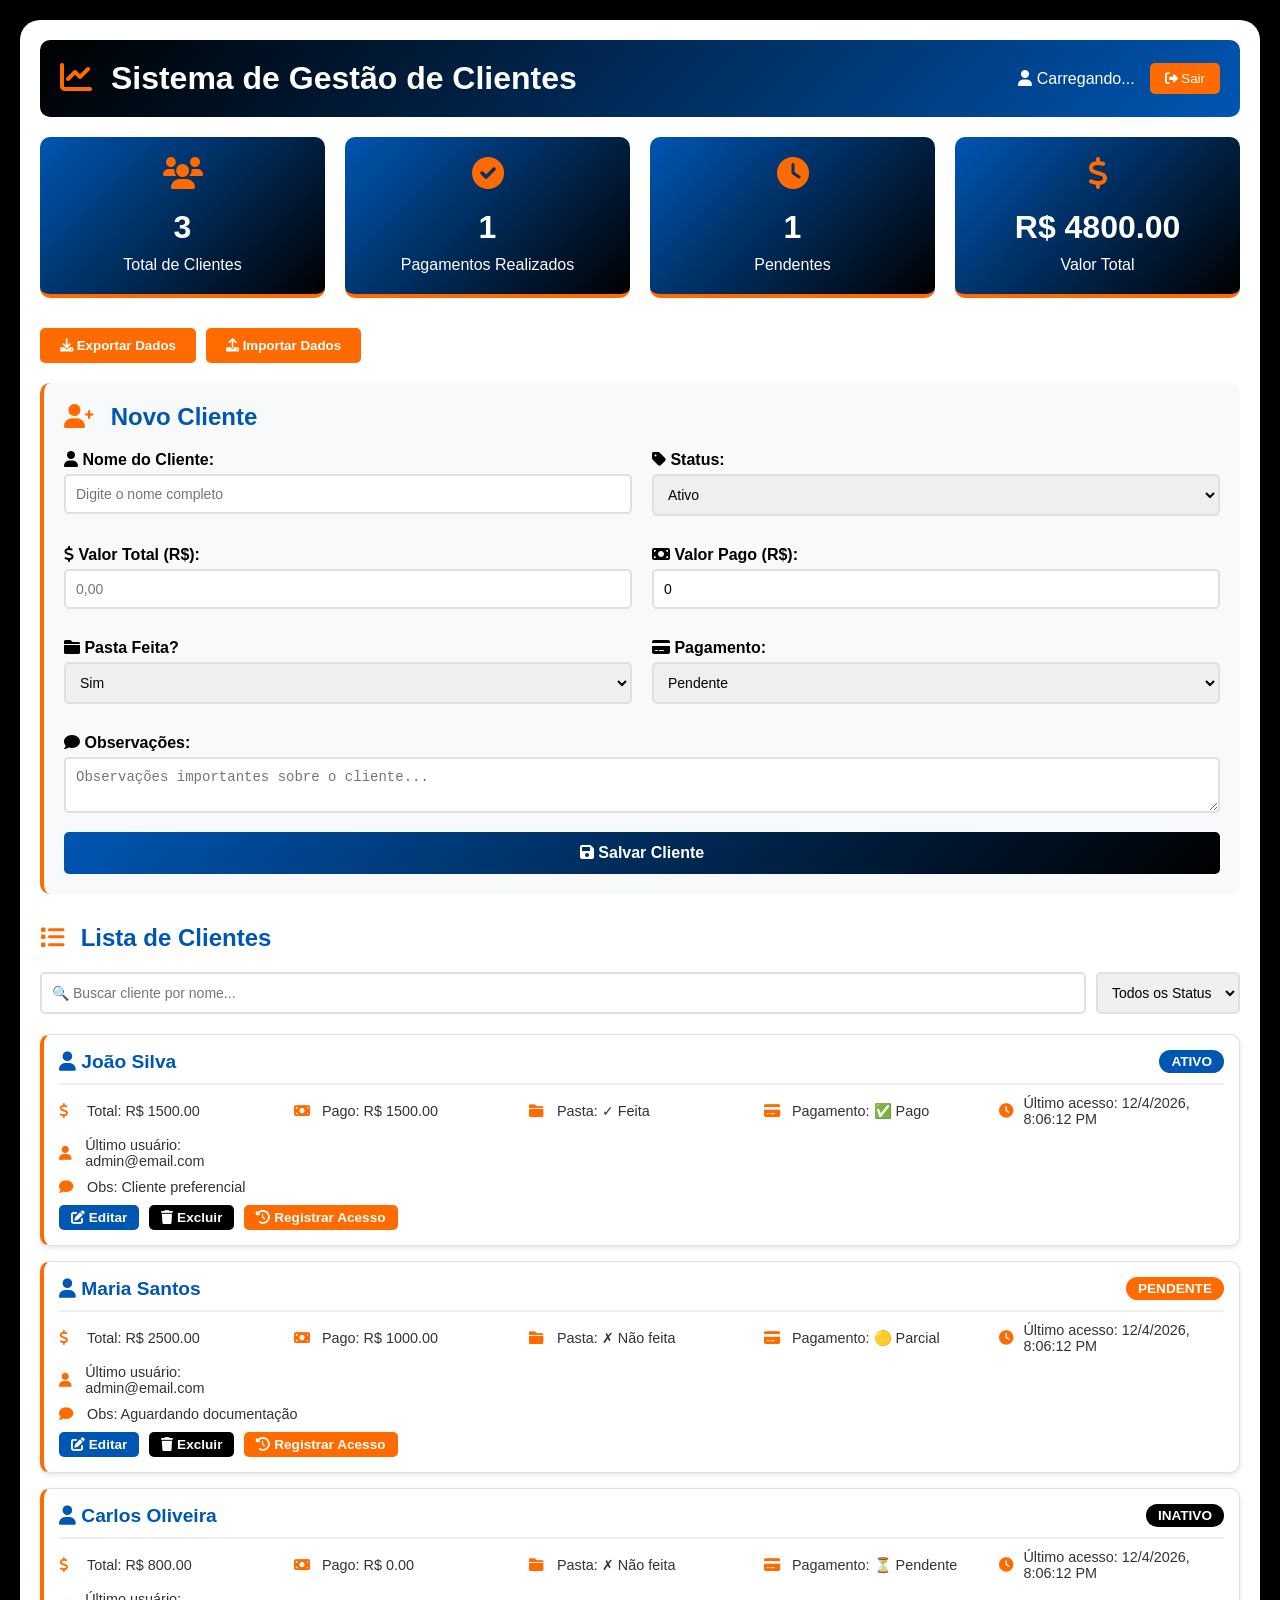
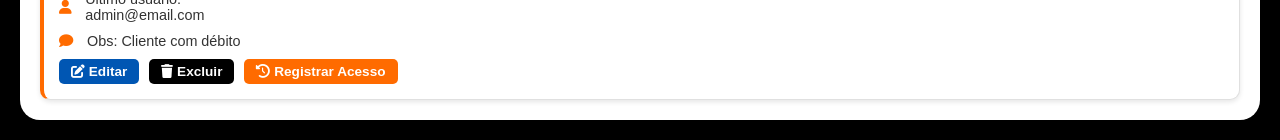
<file: index.html>
<!DOCTYPE html>
<html lang="pt-br">
<head>
    <meta charset="UTF-8">
    <meta name="viewport" content="width=device-width, initial-scale=1.0">
    <title>Sistema de Gestão de Clientes</title>
    <link rel="stylesheet" href="https://cdnjs.cloudflare.com/ajax/libs/font-awesome/6.0.0/css/all.min.css">
    <style>
        * {
            margin: 0;
            padding: 0;
            box-sizing: border-box;
        }

        body {
            font-family: 'Segoe UI', Tahoma, Geneva, Verdana, sans-serif;
            background: #000000;
            min-height: 100vh;
            padding: 20px;
        }

        .container {
            max-width: 1400px;
            margin: 0 auto;
            background: #FFFFFF;
            border-radius: 20px;
            box-shadow: 0 20px 60px rgba(0,0,0,0.5);
            overflow: hidden;
            padding: 20px;
        }

        /* Header com cores preto e azul */
        header {
            background: linear-gradient(135deg, #000000 0%, #0056b3 100%);
            color: white;
            padding: 20px;
            border-radius: 10px;
            margin-bottom: 20px;
            display: flex;
            justify-content: space-between;
            align-items: center;
        }

        header h1 i {
            color: #ff6b00;
            margin-right: 10px;
        }

        .user-info {
            display: flex;
            align-items: center;
            gap: 15px;
        }

        .btn-logout {
            background: #ff6b00;
            color: white;
            border: none;
            padding: 8px 15px;
            border-radius: 5px;
            cursor: pointer;
            transition: all 0.3s;
        }

        .btn-logout:hover {
            background: #ff8c2e;
            transform: translateY(-2px);
        }

        /* Cards de estatísticas */
        .stats-panel {
            display: grid;
            grid-template-columns: repeat(auto-fit, minmax(250px, 1fr));
            gap: 20px;
            margin-bottom: 30px;
        }

        .stat-card {
            background: linear-gradient(135deg, #0056b3 0%, #000000 100%);
            color: white;
            padding: 20px;
            border-radius: 10px;
            text-align: center;
            transition: transform 0.3s;
            border-bottom: 4px solid #ff6b00;
        }

        .stat-card:hover {
            transform: translateY(-5px);
        }

        .stat-card i {
            font-size: 2em;
            margin-bottom: 10px;
            color: #ff6b00;
        }

        .stat-card h3 {
            font-size: 2em;
            margin: 10px 0;
        }

        /* Formulário */
        .form-container {
            background: #f8f9fa;
            padding: 20px;
            border-radius: 10px;
            margin-bottom: 30px;
            border-left: 4px solid #ff6b00;
        }

        .form-container h2 {
            color: #0056b3;
            margin-bottom: 20px;
        }

        .form-container h2 i {
            color: #ff6b00;
            margin-right: 10px;
        }

        .form-row {
            display: grid;
            grid-template-columns: 1fr 1fr;
            gap: 20px;
            margin-bottom: 15px;
        }

        .form-group {
            margin-bottom: 15px;
        }

        .form-group label {
            display: block;
            margin-bottom: 5px;
            font-weight: bold;
            color: #000000;
        }

        .form-group input,
        .form-group select,
        .form-group textarea {
            width: 100%;
            padding: 10px;
            border: 2px solid #e0e0e0;
            border-radius: 5px;
            font-size: 14px;
            transition: all 0.3s;
        }

        .form-group input:focus,
        .form-group select:focus,
        .form-group textarea:focus {
            border-color: #ff6b00;
            outline: none;
            box-shadow: 0 0 5px rgba(255, 107, 0, 0.3);
        }

        .btn-submit {
            background: linear-gradient(135deg, #0056b3 0%, #000000 100%);
            color: white;
            border: none;
            padding: 12px 30px;
            border-radius: 5px;
            cursor: pointer;
            font-size: 16px;
            width: 100%;
            transition: all 0.3s;
            font-weight: bold;
        }

        .btn-submit:hover {
            transform: translateY(-2px);
            box-shadow: 0 5px 15px rgba(0, 86, 179, 0.3);
        }

        /* Botões de ação */
        .btn-export, .btn-import {
            background: #ff6b00;
            color: white;
            padding: 10px 20px;
            border: none;
            border-radius: 5px;
            cursor: pointer;
            transition: all 0.3s;
            font-weight: bold;
        }

        .btn-export:hover, .btn-import:hover {
            background: #ff8c2e;
            transform: translateY(-2px);
        }

        /* Lista de clientes */
        .clients-container {
            margin-top: 20px;
        }

        .clients-container h2 {
            color: #0056b3;
            margin-bottom: 20px;
        }

        .clients-container h2 i {
            color: #ff6b00;
            margin-right: 10px;
        }

        .search-bar {
            display: flex;
            gap: 10px;
            margin: 20px 0;
        }

        .search-bar input,
        .search-bar select {
            padding: 10px;
            border: 2px solid #e0e0e0;
            border-radius: 5px;
            font-size: 14px;
            transition: all 0.3s;
        }

        .search-bar input:focus,
        .search-bar select:focus {
            border-color: #ff6b00;
            outline: none;
        }

        .search-bar input {
            flex: 1;
        }

        .clients-list {
            display: grid;
            gap: 15px;
        }

        .client-card {
            background: white;
            border: 1px solid #e0e0e0;
            border-radius: 10px;
            padding: 15px;
            transition: all 0.3s;
            box-shadow: 0 2px 5px rgba(0,0,0,0.1);
            border-left: 4px solid #ff6b00;
        }

        .client-card:hover {
            box-shadow: 0 5px 15px rgba(0,0,0,0.2);
            transform: translateY(-2px);
        }

        .client-header {
            display: flex;
            justify-content: space-between;
            align-items: center;
            margin-bottom: 10px;
            padding-bottom: 10px;
            border-bottom: 2px solid #f0f0f0;
        }

        .client-name {
            font-size: 1.2em;
            font-weight: bold;
            color: #0056b3;
        }

        .client-status {
            padding: 4px 12px;
            border-radius: 20px;
            font-size: 0.85em;
            font-weight: bold;
        }

        .status-ativo {
            background: #0056b3;
            color: white;
        }

        .status-inativo {
            background: #000000;
            color: white;
        }

        .status-pendente {
            background: #ff6b00;
            color: white;
        }

        .client-details {
            display: grid;
            grid-template-columns: repeat(auto-fit, minmax(200px, 1fr));
            gap: 10px;
            margin: 10px 0;
        }

        .detail-item {
            display: flex;
            align-items: center;
            gap: 8px;
            font-size: 0.9em;
            color: #333;
        }

        .detail-item i {
            color: #ff6b00;
            width: 20px;
        }

        .client-actions {
            display: flex;
            gap: 10px;
            margin-top: 10px;
        }

        .btn-edit, .btn-delete, .btn-history {
            padding: 5px 12px;
            border: none;
            border-radius: 5px;
            cursor: pointer;
            font-size: 0.85em;
            transition: all 0.3s;
            font-weight: bold;
        }

        .btn-edit {
            background: #0056b3;
            color: white;
        }

        .btn-edit:hover {
            background: #003d82;
            transform: scale(1.05);
        }

        .btn-delete {
            background: #000000;
            color: white;
        }

        .btn-delete:hover {
            background: #333333;
            transform: scale(1.05);
        }

        .btn-history {
            background: #ff6b00;
            color: white;
        }

        .btn-history:hover {
            background: #ff8c2e;
            transform: scale(1.05);
        }

        /* Modal */
        .modal {
            display: none;
            position: fixed;
            z-index: 1000;
            left: 0;
            top: 0;
            width: 100%;
            height: 100%;
            background: rgba(0,0,0,0.8);
            animation: fadeIn 0.3s;
        }

        .modal-content {
            background: white;
            margin: 5% auto;
            padding: 20px;
            border-radius: 10px;
            width: 90%;
            max-width: 500px;
            animation: slideDown 0.3s;
            border-top: 4px solid #ff6b00;
        }

        .modal-content h2 {
            color: #0056b3;
            margin-bottom: 20px;
        }

        .close {
            float: right;
            font-size: 28px;
            font-weight: bold;
            cursor: pointer;
            color: #ff6b00;
            transition: all 0.3s;
        }

        .close:hover {
            color: #000000;
            transform: scale(1.1);
        }

        @keyframes fadeIn {
            from { opacity: 0; }
            to { opacity: 1; }
        }

        @keyframes slideDown {
            from {
                transform: translateY(-50px);
                opacity: 0;
            }
            to {
                transform: translateY(0);
                opacity: 1;
            }
        }

        /* Responsividade */
        @media (max-width: 768px) {
            .form-row {
                grid-template-columns: 1fr;
            }
            
            .stats-panel {
                grid-template-columns: 1fr;
            }
        }

        /* Scrollbar personalizada */
        ::-webkit-scrollbar {
            width: 10px;
        }

        ::-webkit-scrollbar-track {
            background: #f1f1f1;
        }

        ::-webkit-scrollbar-thumb {
            background: #ff6b00;
            border-radius: 5px;
        }

        ::-webkit-scrollbar-thumb:hover {
            background: #0056b3;
        }
    </style>
</head>
<body>
    <div class="container">
        <header>
            <h1><i class="fas fa-chart-line"></i> Sistema de Gestão de Clientes</h1>
            <div class="user-info">
                <span id="userName"><i class="fas fa-user"></i> Carregando...</span>
                <button id="logoutBtn" class="btn-logout"><i class="fas fa-sign-out-alt"></i> Sair</button>
            </div>
        </header>

        <!-- Painel de Estatísticas -->
        <div class="stats-panel">
            <div class="stat-card">
                <i class="fas fa-users"></i>
                <h3 id="totalClients">0</h3>
                <p>Total de Clientes</p>
            </div>
            <div class="stat-card">
                <i class="fas fa-check-circle"></i>
                <h3 id="paidClients">0</h3>
                <p>Pagamentos Realizados</p>
            </div>
            <div class="stat-card">
                <i class="fas fa-clock"></i>
                <h3 id="pendingClients">0</h3>
                <p>Pendentes</p>
            </div>
            <div class="stat-card">
                <i class="fas fa-dollar-sign"></i>
                <h3 id="totalValue">R$ 0</h3>
                <p>Valor Total</p>
            </div>
        </div>

        <!-- Botões de Ação -->
        <div style="display: flex; gap: 10px; margin-bottom: 20px;">
            <button id="exportBtn" class="btn-export"><i class="fas fa-download"></i> Exportar Dados</button>
            <button id="importBtn" class="btn-import"><i class="fas fa-upload"></i> Importar Dados</button>
            <input type="file" id="importFile" accept=".json" style="display: none;">
        </div>

        <!-- Formulário de Cadastro -->
        <div class="form-container">
            <h2><i class="fas fa-user-plus"></i> Novo Cliente</h2>
            <form id="clientForm">
                <div class="form-row">
                    <div class="form-group">
                        <label><i class="fas fa-user"></i> Nome do Cliente:</label>
                        <input type="text" id="clientName" required placeholder="Digite o nome completo">
                    </div>
                    <div class="form-group">
                        <label><i class="fas fa-tag"></i> Status:</label>
                        <select id="clientStatus">
                            <option value="ativo">Ativo</option>
                            <option value="inativo">Inativo</option>
                            <option value="pendente">Pendente</option>
                        </select>
                    </div>
                </div>

                <div class="form-row">
                    <div class="form-group">
                        <label><i class="fas fa-dollar-sign"></i> Valor Total (R$):</label>
                        <input type="number" id="totalValue" step="0.01" required placeholder="0,00">
                    </div>
                    <div class="form-group">
                        <label><i class="fas fa-money-bill"></i> Valor Pago (R$):</label>
                        <input type="number" id="paidValue" step="0.01" value="0" placeholder="0,00">
                    </div>
                </div>

                <div class="form-row">
                    <div class="form-group">
                        <label><i class="fas fa-folder"></i> Pasta Feita?</label>
                        <select id="hasFolder">
                            <option value="sim">Sim</option>
                            <option value="nao">Não</option>
                        </select>
                    </div>
                    <div class="form-group">
                        <label><i class="fas fa-credit-card"></i> Pagamento:</label>
                        <select id="paymentStatus">
                            <option value="pendente">Pendente</option>
                            <option value="parcial">Parcial</option>
                            <option value="pago">Pago</option>
                        </select>
                    </div>
                </div>

                <div class="form-group">
                    <label><i class="fas fa-comment"></i> Observações:</label>
                    <textarea id="observations" rows="2" placeholder="Observações importantes sobre o cliente..."></textarea>
                </div>

                <button type="submit" class="btn-submit">
                    <i class="fas fa-save"></i> Salvar Cliente
                </button>
            </form>
        </div>

        <!-- Lista de Clientes -->
        <div class="clients-container">
            <h2><i class="fas fa-list"></i> Lista de Clientes</h2>
            <div class="search-bar">
                <input type="text" id="searchInput" placeholder="🔍 Buscar cliente por nome...">
                <select id="filterStatus">
                    <option value="todos">Todos os Status</option>
                    <option value="ativo">Ativo</option>
                    <option value="inativo">Inativo</option>
                    <option value="pendente">Pendente</option>
                </select>
            </div>
            <div id="clientsList" class="clients-list"></div>
        </div>
    </div>

    <!-- Modal de Edição -->
    <div id="editModal" class="modal">
        <div class="modal-content">
            <span class="close">&times;</span>
            <h2><i class="fas fa-edit"></i> Editar Cliente</h2>
            <form id="editForm">
                <input type="hidden" id="editClientId">
                <div class="form-group">
                    <label>Nome:</label>
                    <input type="text" id="editName" required>
                </div>
                <div class="form-group">
                    <label>Status:</label>
                    <select id="editStatus">
                        <option value="ativo">Ativo</option>
                        <option value="inativo">Inativo</option>
                        <option value="pendente">Pendente</option>
                    </select>
                </div>
                <div class="form-group">
                    <label>Valor Total (R$):</label>
                    <input type="number" id="editTotalValue" step="0.01" required>
                </div>
                <div class="form-group">
                    <label>Valor Pago (R$):</label>
                    <input type="number" id="editPaidValue" step="0.01" required>
                </div>
                <div class="form-group">
                    <label>Pasta Feita?</label>
                    <select id="editHasFolder">
                        <option value="sim">Sim</option>
                        <option value="nao">Não</option>
                    </select>
                </div>
                <div class="form-group">
                    <label>Pagamento:</label>
                    <select id="editPaymentStatus">
                        <option value="pendente">Pendente</option>
                        <option value="parcial">Parcial</option>
                        <option value="pago">Pago</option>
                    </select>
                </div>
                <button type="submit" class="btn-submit">Atualizar Cliente</button>
            </form>
        </div>
    </div>

    <script>
        // Sistema de gerenciamento de clientes com localStorage
        let clients = [];
        let currentUser = null;

        // Carregar dados do localStorage
        function loadData() {
            const stored = localStorage.getItem('clients');
            if (stored) {
                clients = JSON.parse(stored);
            } else {
                // Dados de exemplo
                clients = [
                    {
                        id: '1',
                        name: 'João Silva',
                        status: 'ativo',
                        totalValue: 1500.00,
                        paidValue: 1500.00,
                        hasFolder: 'sim',
                        paymentStatus: 'pago',
                        observations: 'Cliente preferencial',
                        lastAccessed: new Date().toLocaleString(),
                        lastUser: 'admin@email.com',
                        createdAt: '2024-01-01'
                    },
                    {
                        id: '2',
                        name: 'Maria Santos',
                        status: 'pendente',
                        totalValue: 2500.00,
                        paidValue: 1000.00,
                        hasFolder: 'nao',
                        paymentStatus: 'parcial',
                        observations: 'Aguardando documentação',
                        lastAccessed: new Date().toLocaleString(),
                        lastUser: 'admin@email.com',
                        createdAt: '2024-01-10'
                    },
                    {
                        id: '3',
                        name: 'Carlos Oliveira',
                        status: 'inativo',
                        totalValue: 800.00,
                        paidValue: 0,
                        hasFolder: 'nao',
                        paymentStatus: 'pendente',
                        observations: 'Cliente com débito',
                        lastAccessed: new Date().toLocaleString(),
                        lastUser: 'admin@email.com',
                        createdAt: '2024-01-15'
                    }
                ];
                saveData();
            }
            
            const user = localStorage.getItem('currentUser');
            if (user) {
                currentUser = JSON.parse(user);
                document.getElementById('userName').innerHTML = `<i class="fas fa-user-circle"></i> ${currentUser.name || currentUser.username}`;
            }
            
            displayClients();
            updateStats();
        }

        // Salvar dados no localStorage
        function saveData() {
            localStorage.setItem('clients', JSON.stringify(clients));
        }

        // Exibir clientes
        function displayClients() {
            const searchTerm = document.getElementById('searchInput').value.toLowerCase();
            const filterStatus = document.getElementById('filterStatus').value;
            
            let filtered = clients;
            
            if (searchTerm) {
                filtered = filtered.filter(client => 
                    client.name.toLowerCase().includes(searchTerm)
                );
            }
            
            if (filterStatus !== 'todos') {
                filtered = filtered.filter(client => client.status === filterStatus);
            }
            
            const clientsList = document.getElementById('clientsList');
            
            if (filtered.length === 0) {
                clientsList.innerHTML = '<div style="text-align: center; padding: 40px; color: #999;"><i class="fas fa-search"></i> Nenhum cliente encontrado</div>';
                return;
            }
            
            clientsList.innerHTML = filtered.map(client => `
                <div class="client-card">
                    <div class="client-header">
                        <div class="client-name"><i class="fas fa-user"></i> ${escapeHtml(client.name)}</div>
                        <div class="client-status status-${client.status}">${client.status.toUpperCase()}</div>
                    </div>
                    <div class="client-details">
                        <div class="detail-item">
                            <i class="fas fa-dollar-sign"></i>
                            <span>Total: R$ ${client.totalValue.toFixed(2)}</span>
                        </div>
                        <div class="detail-item">
                            <i class="fas fa-money-bill"></i>
                            <span>Pago: R$ ${client.paidValue.toFixed(2)}</span>
                        </div>
                        <div class="detail-item">
                            <i class="fas fa-folder"></i>
                            <span>Pasta: ${client.hasFolder === 'sim' ? '✓ Feita' : '✗ Não feita'}</span>
                        </div>
                        <div class="detail-item">
                            <i class="fas fa-credit-card"></i>
                            <span>Pagamento: ${getPaymentStatusText(client.paymentStatus)}</span>
                        </div>
                        <div class="detail-item">
                            <i class="fas fa-clock"></i>
                            <span>Último acesso: ${client.lastAccessed || 'Nunca'}</span>
                        </div>
                        <div class="detail-item">
                            <i class="fas fa-user"></i>
                            <span>Último usuário: ${client.lastUser || 'Nenhum'}</span>
                        </div>
                    </div>
                    ${client.observations ? `
                        <div class="detail-item">
                            <i class="fas fa-comment"></i>
                            <span>Obs: ${escapeHtml(client.observations)}</span>
                        </div>
                    ` : ''}
                    <div class="client-actions">
                        <button class="btn-edit" onclick="editClient('${client.id}')">
                            <i class="fas fa-edit"></i> Editar
                        </button>
                        <button class="btn-delete" onclick="deleteClient('${client.id}')">
                            <i class="fas fa-trash"></i> Excluir
                        </button>
                        <button class="btn-history" onclick="updateLastAccess('${client.id}')">
                            <i class="fas fa-history"></i> Registrar Acesso
                        </button>
                    </div>
                </div>
            `).join('');
        }

        // Atualizar estatísticas
        function updateStats() {
            const total = clients.length;
            const paid = clients.filter(c => c.paymentStatus === 'pago').length;
            const pending = clients.filter(c => c.paymentStatus === 'pendente').length;
            const totalValue = clients.reduce((sum, c) => sum + c.totalValue, 0);
            
            document.getElementById('totalClients').textContent = total;
            document.getElementById('paidClients').textContent = paid;
            document.getElementById('pendingClients').textContent = pending;
            document.getElementById('totalValue').textContent = `R$ ${totalValue.toFixed(2)}`;
        }

        // Adicionar cliente
        document.getElementById('clientForm').addEventListener('submit', (e) => {
            e.preventDefault();
            
            const newClient = {
                id: Date.now().toString(),
                name: document.getElementById('clientName').value,
                status: document.getElementById('clientStatus').value,
                totalValue: parseFloat(document.getElementById('totalValue').value),
                paidValue: parseFloat(document.getElementById('paidValue').value),
                hasFolder: document.getElementById('hasFolder').value,
                paymentStatus: document.getElementById('paymentStatus').value,
                observations: document.getElementById('observations').value,
                lastAccessed: new Date().toLocaleString(),
                lastUser: currentUser ? currentUser.username : 'Sistema',
                createdAt: new Date().toISOString()
            };
            
            clients.unshift(newClient);
            saveData();
            
            document.getElementById('clientForm').reset();
            displayClients();
            updateStats();
            
            // Animação de sucesso
            alert('✅ Cliente adicionado com sucesso!');
        });

        // Editar cliente
        window.editClient = (id) => {
            const client = clients.find(c => c.id === id);
            if (client) {
                document.getElementById('editClientId').value = id;
                document.getElementById('editName').value = client.name;
                document.getElementById('editStatus').value = client.status;
                document.getElementById('editTotalValue').value = client.totalValue;
                document.getElementById('editPaidValue').value = client.paidValue;
                document.getElementById('editHasFolder').value = client.hasFolder;
                document.getElementById('editPaymentStatus').value = client.paymentStatus;
                
                document.getElementById('editModal').style.display = 'block';
            }
        };

        // Atualizar cliente
        document.getElementById('editForm').addEventListener('submit', (e) => {
            e.preventDefault();
            
            const id = document.getElementById('editClientId').value;
            const index = clients.findIndex(c => c.id === id);
            
            if (index !== -1) {
                clients[index] = {
                    ...clients[index],
                    name: document.getElementById('editName').value,
                    status: document.getElementById('editStatus').value,
                    totalValue: parseFloat(document.getElementById('editTotalValue').value),
                    paidValue: parseFloat(document.getElementById('editPaidValue').value),
                    hasFolder: document.getElementById('editHasFolder').value,
                    paymentStatus: document.getElementById('editPaymentStatus').value,
                    lastUser: currentUser ? currentUser.username : 'Sistema',
                    lastAccessed: new Date().toLocaleString()
                };
                
                saveData();
                document.getElementById('editModal').style.display = 'none';
                displayClients();
                updateStats();
                alert('✏️ Cliente atualizado com sucesso!');
            }
        });

        // Excluir cliente
        window.deleteClient = (id) => {
            if (confirm('⚠️ Tem certeza que deseja excluir este cliente? Esta ação não pode ser desfeita.')) {
                clients = clients.filter(c => c.id !== id);
                saveData();
                displayClients();
                updateStats();
                alert('🗑️ Cliente excluído com sucesso!');
            }
        };

        // Registrar último acesso
        window.updateLastAccess = (id) => {
            const index = clients.findIndex(c => c.id === id);
            if (index !== -1) {
                clients[index].lastAccessed = new Date().toLocaleString();
                clients[index].lastUser = currentUser ? currentUser.username : 'Sistema';
                saveData();
                displayClients();
                alert('📋 Acesso registrado com sucesso!');
            }
        };

        // Exportar dados
        document.getElementById('exportBtn').addEventListener('click', () => {
            const dataStr = JSON.stringify(clients, null, 2);
            const dataUri = 'data:application/json;charset=utf-8,'+ encodeURIComponent(dataStr);
            
            const exportFileDefaultName = `clientes_${new Date().toISOString().slice(0,19).replace(/:/g, '-')}.json`;
            
            const linkElement = document.createElement('a');
            linkElement.setAttribute('href', dataUri);
            linkElement.setAttribute('download', exportFileDefaultName);
            linkElement.click();
            
            alert('📥 Dados exportados com sucesso!');
        });

        // Importar dados
        document.getElementById('importBtn').addEventListener('click', () => {
            document.getElementById('importFile').click();
        });

        document.getElementById('importFile').addEventListener('change', (e) => {
            const file = e.target.files[0];
            if (file) {
                const reader = new FileReader();
                reader.onload = (e) => {
                    try {
                        const importedData = JSON.parse(e.target.result);
                        if (Array.isArray(importedData)) {
                            clients = importedData;
                            saveData();
                            displayClients();
                            updateStats();
                            alert('📤 Dados importados com sucesso!');
                        } else {
                            alert('❌ Arquivo inválido');
                        }
                    } catch (error) {
                        alert('❌ Erro ao importar arquivo');
                    }
                };
                reader.readAsText(file);
            }
        });

        // Logout
        document.getElementById('logoutBtn').addEventListener('click', () => {
            localStorage.removeItem('currentUser');
            window.location.href = 'login.html';
        });

        // Funções utilitárias
        function getPaymentStatusText(status) {
            const statusMap = {
                'pago': '✅ Pago',
                'parcial': '🟡 Parcial',
                'pendente': '⏳ Pendente'
            };
            return statusMap[status] || status;
        }

        function escapeHtml(text) {
            const div = document.createElement('div');
            div.textContent = text;
            return div.innerHTML;
        }

        // Event listeners
        document.getElementById('searchInput').addEventListener('input', () => displayClients());
        document.getElementById('filterStatus').addEventListener('change', () => displayClients());

        // Modal close
        document.querySelector('.close').onclick = () => {
            document.getElementById('editModal').style.display = 'none';
        };

        window.onclick = (event) => {
            if (event.target === document.getElementById('editModal')) {
                document.getElementById('editModal').style.display = 'none';
            }
        };

        // Inicializar
        loadData();
    </script>
</body>
</html>
</file>
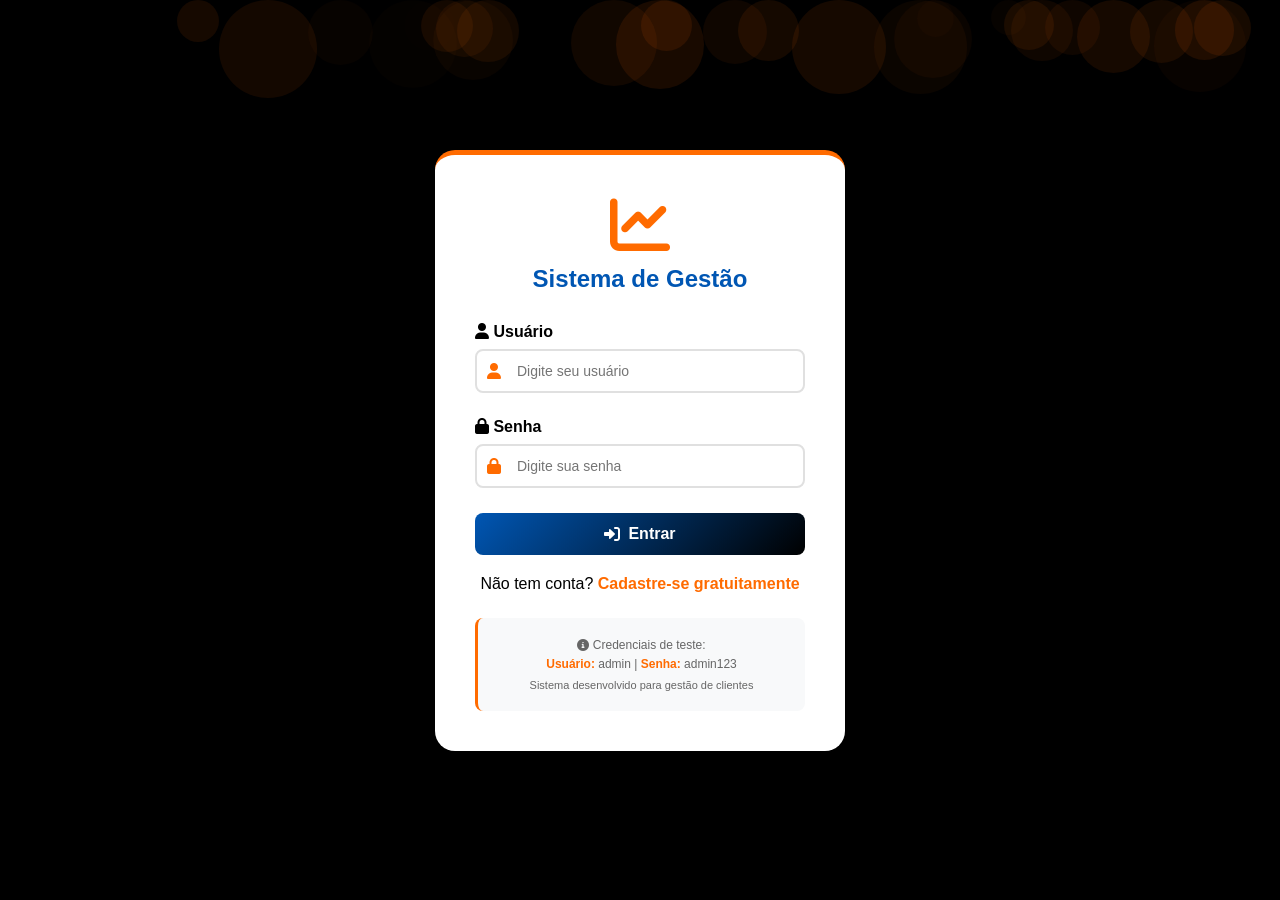
<file: login.html>
<!DOCTYPE html>
<html lang="pt-br">
<head>
    <meta charset="UTF-8">
    <meta name="viewport" content="width=device-width, initial-scale=1.0">
    <title>Login - Sistema de Gestão</title>
    <link rel="stylesheet" href="https://cdnjs.cloudflare.com/ajax/libs/font-awesome/6.0.0/css/all.min.css">
    <style>
        * {
            margin: 0;
            padding: 0;
            box-sizing: border-box;
        }

        body {
            font-family: 'Segoe UI', Tahoma, Geneva, Verdana, sans-serif;
            background: #000000;
            min-height: 100vh;
            display: flex;
            justify-content: center;
            align-items: center;
            position: relative;
            overflow: hidden;
        }

        /* Fundo animado */
        .bg-animation {
            position: fixed;
            top: 0;
            left: 0;
            width: 100%;
            height: 100%;
            z-index: 0;
        }

        .bg-animation div {
            position: absolute;
            width: 60px;
            height: 60px;
            background: rgba(0, 86, 179, 0.1);
            border-radius: 50%;
            animation: float 20s infinite linear;
        }

        @keyframes float {
            0% {
                transform: translateY(100vh) rotate(0deg);
                opacity: 0;
            }
            10% {
                opacity: 1;
            }
            90% {
                opacity: 1;
            }
            100% {
                transform: translateY(-100vh) rotate(360deg);
                opacity: 0;
            }
        }

        .login-container {
            width: 100%;
            max-width: 450px;
            padding: 20px;
            position: relative;
            z-index: 1;
        }

        .login-box {
            background: white;
            padding: 40px;
            border-radius: 20px;
            box-shadow: 0 20px 60px rgba(0,0,0,0.3);
            border-top: 5px solid #ff6b00;
            animation: fadeInUp 0.6s ease-out;
        }

        @keyframes fadeInUp {
            from {
                opacity: 0;
                transform: translateY(30px);
            }
            to {
                opacity: 1;
                transform: translateY(0);
            }
        }

        .logo {
            text-align: center;
            margin-bottom: 30px;
        }

        .logo i {
            font-size: 60px;
            color: #ff6b00;
        }

        .logo h2 {
            color: #0056b3;
            margin-top: 10px;
            font-size: 24px;
        }

        .form-group {
            margin-bottom: 25px;
        }

        .form-group label {
            display: block;
            margin-bottom: 8px;
            font-weight: bold;
            color: #000000;
        }

        .input-group {
            position: relative;
        }

        .input-group i {
            position: absolute;
            left: 12px;
            top: 50%;
            transform: translateY(-50%);
            color: #ff6b00;
        }

        .form-group input {
            width: 100%;
            padding: 12px 12px 12px 40px;
            border: 2px solid #e0e0e0;
            border-radius: 8px;
            font-size: 14px;
            transition: all 0.3s;
        }

        .form-group input:focus {
            border-color: #ff6b00;
            outline: none;
            box-shadow: 0 0 5px rgba(255, 107, 0, 0.3);
        }

        .btn-submit {
            background: linear-gradient(135deg, #0056b3 0%, #000000 100%);
            color: white;
            border: none;
            padding: 12px;
            border-radius: 8px;
            cursor: pointer;
            font-size: 16px;
            width: 100%;
            transition: all 0.3s;
            font-weight: bold;
            display: flex;
            align-items: center;
            justify-content: center;
            gap: 8px;
        }

        .btn-submit:hover {
            transform: translateY(-2px);
            box-shadow: 0 5px 20px rgba(0, 86, 179, 0.4);
        }

        .register-link {
            text-align: center;
            margin-top: 20px;
        }

        .register-link a {
            color: #ff6b00;
            text-decoration: none;
            font-weight: bold;
            transition: all 0.3s;
        }

        .register-link a:hover {
            color: #0056b3;
            text-decoration: underline;
        }

        .error-message {
            color: #ff6b00;
            text-align: center;
            margin-top: 15px;
            font-size: 14px;
            font-weight: bold;
            padding: 10px;
            background: #fff3e0;
            border-radius: 5px;
        }

        .info-box {
            background: #f8f9fa;
            padding: 15px;
            border-radius: 8px;
            margin-top: 25px;
            text-align: center;
            border-left: 3px solid #ff6b00;
        }

        .info-box p {
            color: #666;
            font-size: 12px;
            margin: 5px 0;
        }

        .info-box strong {
            color: #ff6b00;
        }
    </style>
</head>
<body>
    <div class="bg-animation" id="bgAnimation"></div>
    
    <div class="login-container">
        <div class="login-box">
            <div class="logo">
                <i class="fas fa-chart-line"></i>
                <h2>Sistema de Gestão</h2>
            </div>
            
            <form id="loginForm">
                <div class="form-group">
                    <label><i class="fas fa-user"></i> Usuário</label>
                    <div class="input-group">
                        <i class="fas fa-user"></i>
                        <input type="text" id="loginUser" required placeholder="Digite seu usuário">
                    </div>
                </div>
                
                <div class="form-group">
                    <label><i class="fas fa-lock"></i> Senha</label>
                    <div class="input-group">
                        <i class="fas fa-lock"></i>
                        <input type="password" id="loginPassword" required placeholder="Digite sua senha">
                    </div>
                </div>
                
                <button type="submit" class="btn-submit">
                    <i class="fas fa-sign-in-alt"></i> Entrar
                </button>
                
                <div id="errorMessage" class="error-message" style="display: none;"></div>
            </form>
            
            <p class="register-link">
                Não tem conta? <a href="#" onclick="showRegister()">Cadastre-se gratuitamente</a>
            </p>
            
            <div class="info-box">
                <p><i class="fas fa-info-circle"></i> Credenciais de teste:</p>
                <p><strong>Usuário:</strong> admin | <strong>Senha:</strong> admin123</p>
                <p style="font-size: 11px; margin-top: 8px;">Sistema desenvolvido para gestão de clientes</p>
            </div>
        </div>
    </div>

    <script>
        // Sistema de autenticação
        let users = [];

        // Criar bolhas animadas
        function createBubbles() {
            const bgAnimation = document.getElementById('bgAnimation');
            for (let i = 0; i < 30; i++) {
                const bubble = document.createElement('div');
                const size = Math.random() * 80 + 20;
                bubble.style.width = size + 'px';
                bubble.style.height = size + 'px';
                bubble.style.left = Math.random() * 100 + '%';
                bubble.style.animationDelay = Math.random() * 20 + 's';
                bubble.style.animationDuration = Math.random() * 15 + 10 + 's';
                bubble.style.background = `rgba(255, 107, 0, ${Math.random() * 0.1})`;
                bgAnimation.appendChild(bubble);
            }
        }

        // Carregar usuários
        function loadUsers() {
            const stored = localStorage.getItem('users');
            if (stored) {
                users = JSON.parse(stored);
            } else {
                users = [
                    {
                        id: '1',
                        username: 'admin',
                        password: 'admin123',
                        name: 'Administrador',
                        email: 'admin@email.com',
                        createdAt: new Date().toISOString()
                    }
                ];
                localStorage.setItem('users', JSON.stringify(users));
            }
        }

        // Login
        document.getElementById('loginForm').addEventListener('submit', (e) => {
            e.preventDefault();
            
            const username = document.getElementById('loginUser').value;
            const password = document.getElementById('loginPassword').value;
            
            loadUsers();
            
            const user = users.find(u => u.username === username && u.password === password);
            
            if (user) {
                localStorage.setItem('currentUser', JSON.stringify({
                    id: user.id,
                    username: user.username,
                    name: user.name,
                    email: user.email,
                    loginTime: new Date().toISOString()
                }));
                
                // Animação de sucesso
                const btn = document.querySelector('.btn-submit');
                btn.innerHTML = '<i class="fas fa-spinner fa-spin"></i> Entrando...';
                
                setTimeout(() => {
                    window.location.href = 'index.html';
                }, 500);
            } else {
                const errorDiv = document.getElementById('errorMessage');
                errorDiv.innerHTML = '<i class="fas fa-exclamation-triangle"></i> Usuário ou senha inválidos!';
                errorDiv.style.display = 'block';
                
                setTimeout(() => {
                    errorDiv.style.display = 'none';
                }, 3000);
            }
        });

        // Cadastro
        window.showRegister = () => {
            const username = prompt('Digite um nome de usuário:');
            if (!username || username.trim() === '') return;
            
            const password = prompt('Digite uma senha: (mínimo 4 caracteres)');
            if (!password || password.length < 4) {
                alert('Senha deve ter pelo menos 4 caracteres!');
                return;
            }
            
            const name = prompt('Digite seu nome completo:');
            if (!name) return;
            
            const email = prompt('Digite seu email:');
            if (!email || !email.includes('@')) {
                alert('Email inválido!');
                return;
            }
            
            loadUsers();
            
            if (users.find(u => u.username === username)) {
                alert('❌ Usuário já existe!');
                return;
            }
            
            const newUser = {
                id: Date.now().toString(),
                username: username,
                password: password,
                name: name,
                email: email,
                createdAt: new Date().toISOString()
            };
            
            users.push(newUser);
            localStorage.setItem('users', JSON.stringify(users));
            alert('✅ Usuário cadastrado com sucesso! Agora você pode fazer login.');
        };

        // Inicializar
        createBubbles();
        
        // Adicionar efeito de enter
        document.getElementById('loginPassword').addEventListener('keypress', (e) => {
            if (e.key === 'Enter') {
                document.getElementById('loginForm').dispatchEvent(new Event('submit'));
            }
        });
    </script>
</body>
</html>
</file>
